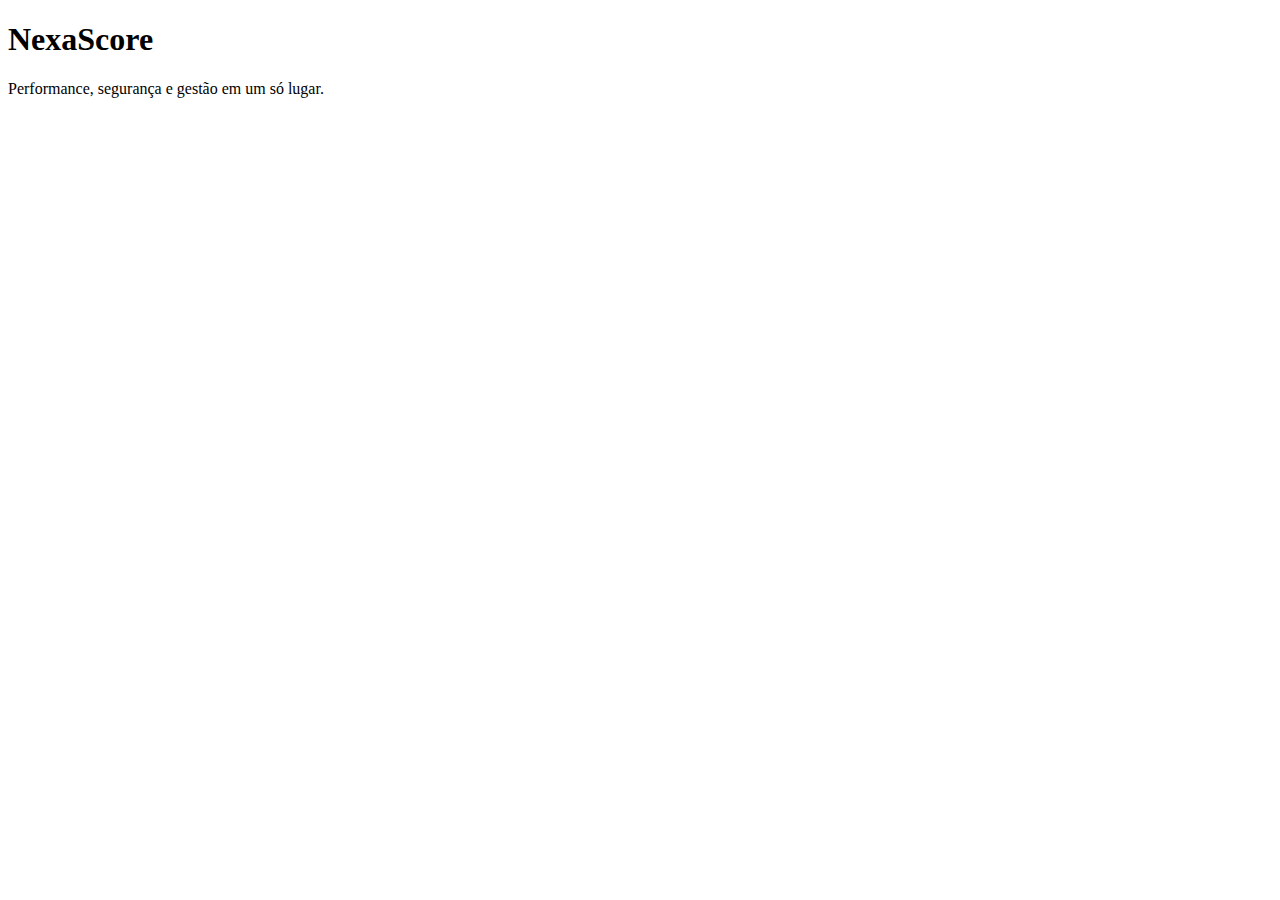
<file: index.html>
<!DOCTYPE html>
<html lang="pt-BR">
<head>
  <meta charset="UTF-8">
  <title>NexaScore</title>
</head>
<body>
  <h1>NexaScore</h1>
  <p>Performance, segurança e gestão em um só lugar.</p>
</body>
</html>
</file>
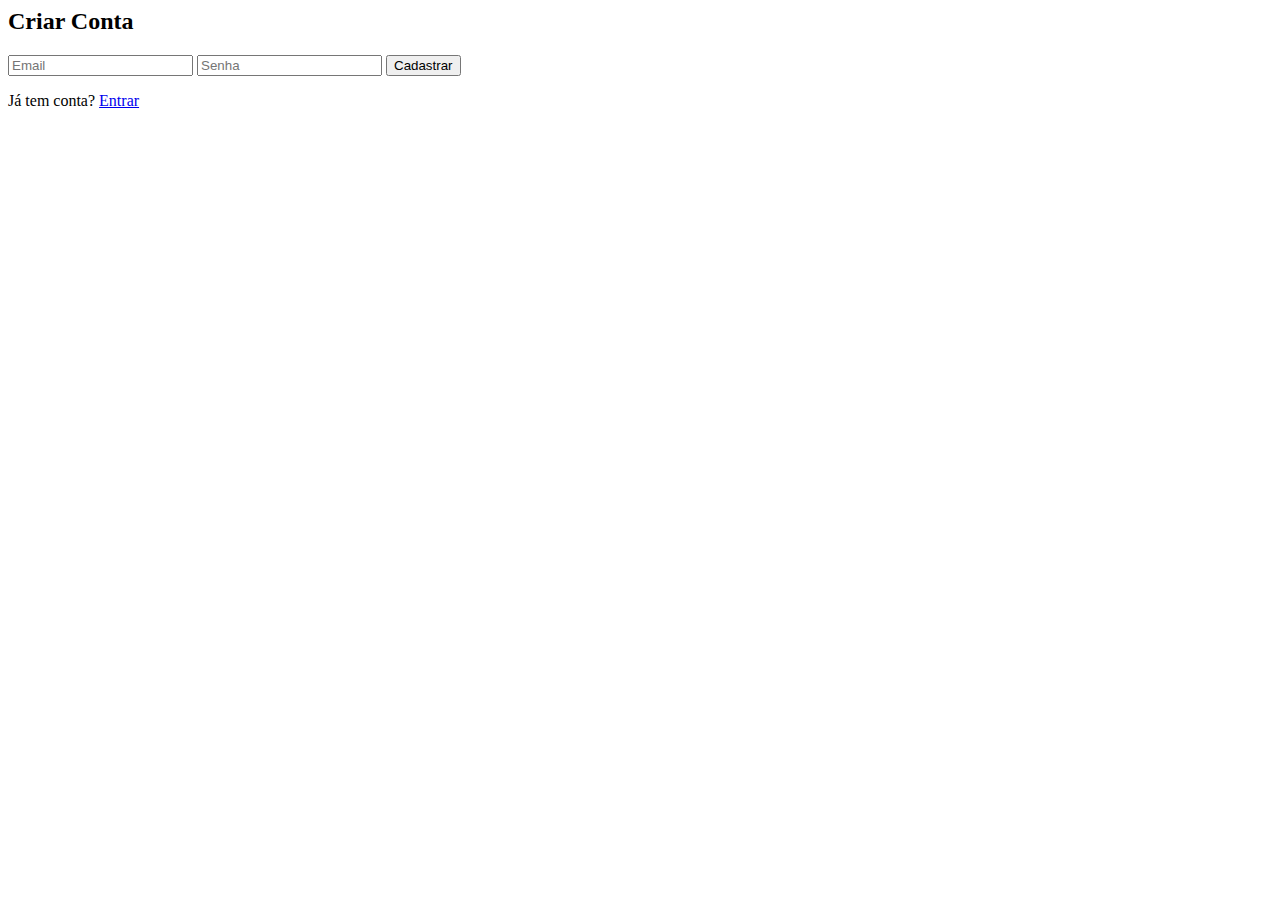
<file: register.html>
<body>

<div class="auth-box">

<h2>Criar Conta</h2>

<form onsubmit="register(event)">

  <input type="email" id="email" placeholder="Email" required>

  <input type="password" id="senha" placeholder="Senha" required>

  <button type="submit">Cadastrar</button>

</form>

<p>
  Já tem conta?
  <a href="login.html">Entrar</a>
</p>

</div>

<script src="js/main.js"></script>
</body>
</file>
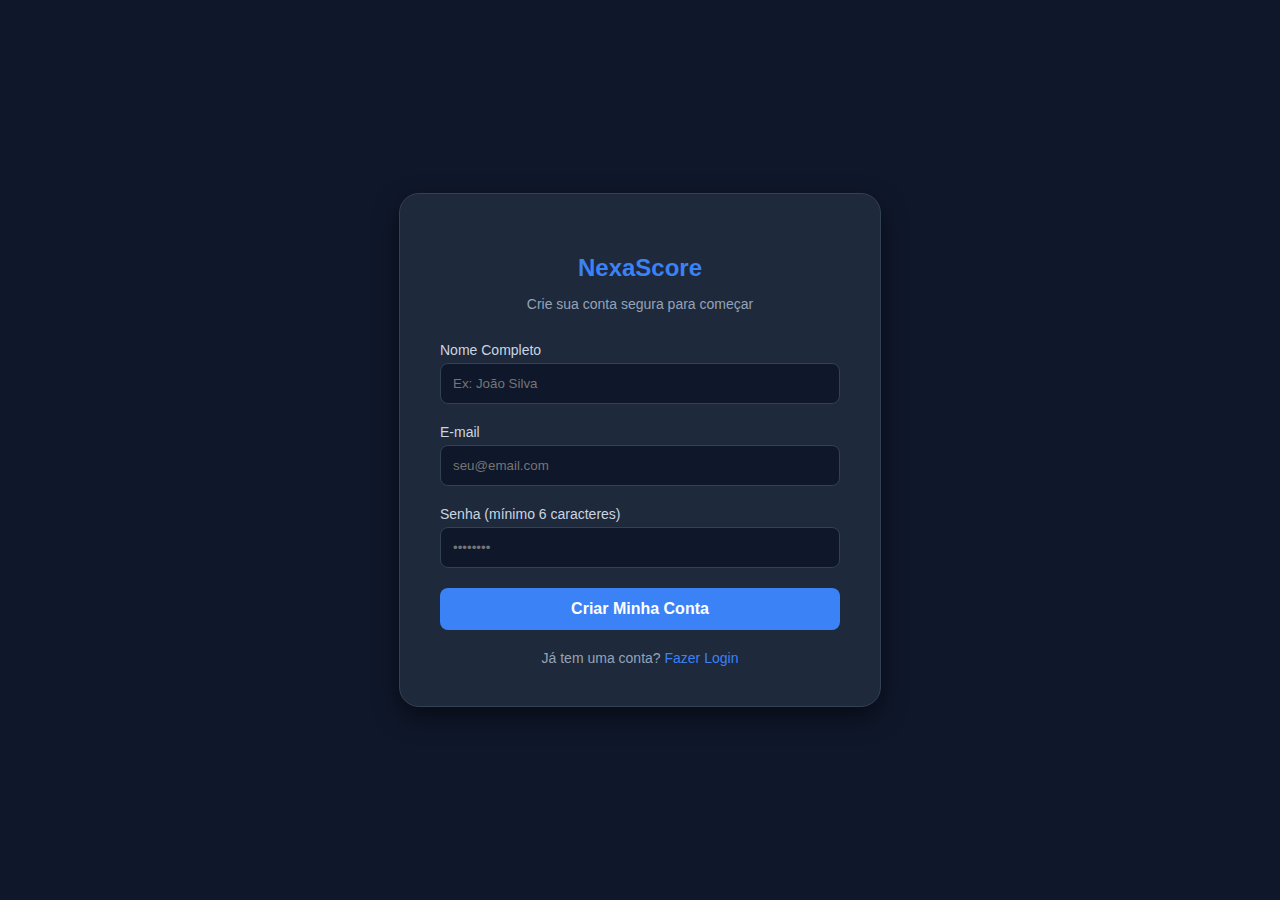
<file: registro.html>
<!DOCTYPE html>
<html lang="pt-br">
<head>
    <meta charset="UTF-8">
    <meta name="viewport" content="width=device-width, initial-scale=1.0">
    <title>Criar Conta | NexaScore</title>
    <style>
        :root { --bg: #0f172a; --card: #1e293b; --primary: #3b82f6; --text: #f8fafc; }
        body { font-family: 'Segoe UI', sans-serif; background: var(--bg); color: var(--text); display: flex; justify-content: center; align-items: center; min-height: 100vh; margin: 0; }
        .card { background: var(--card); padding: 40px; border-radius: 20px; box-shadow: 0 10px 25px rgba(0,0,0,0.5); width: 100%; max-width: 400px; border: 1px solid #334155; }
        h2 { text-align: center; color: var(--primary); margin-bottom: 10px; }
        p { text-align: center; color: #94a3b8; font-size: 14px; margin-bottom: 30px; }
        label { display: block; margin-bottom: 5px; font-size: 14px; color: #cbd5e1; }
        input { width: 100%; padding: 12px; margin-bottom: 20px; border-radius: 8px; border: 1px solid #334155; background: #0f172a; color: white; box-sizing: border-box; outline: none; transition: 0.3s; }
        input:focus { border-color: var(--primary); }
        .btn { width: 100%; padding: 12px; background: var(--primary); border: none; color: white; border-radius: 8px; font-weight: bold; cursor: pointer; font-size: 16px; transition: 0.3s; }
        .btn:hover { opacity: 0.9; transform: translateY(-2px); }
        .footer { text-align: center; margin-top: 20px; font-size: 14px; color: #94a3b8; }
        .footer a { color: var(--primary); text-decoration: none; }
    </style>
</head>
<body>

    <div class="card">
        <h2>NexaScore</h2>
        <p>Crie sua conta segura para começar</p>
        
        <label>Nome Completo</label>
        <input type="text" id="name" placeholder="Ex: João Silva">

        <label>E-mail</label>
        <input type="email" id="email" placeholder="seu@email.com">

        <label>Senha (mínimo 6 caracteres)</label>
        <input type="password" id="password" placeholder="••••••••">

        <button class="btn" onclick="cadastrar()">Criar Minha Conta</button>
        
        <div class="footer">
            Já tem uma conta? <a href="login.html">Fazer Login</a>
        </div>
    </div>

    <script>
        function cadastrar() {
            const name = document.getElementById('name').value;
            const email = document.getElementById('email').value;
            
            if(!name || !email) {
                alert("Por favor, preencha os campos básicos.");
                return;
            }

            // Simulação de segurança. Em seguida vamos conectar com o Firebase real.
            alert("Conta de " + name + " criada com sucesso! Redirecionando para os planos...");
            window.location.href = "index.html#planos";
        }
    </script>
</body>
</html>
</file>
